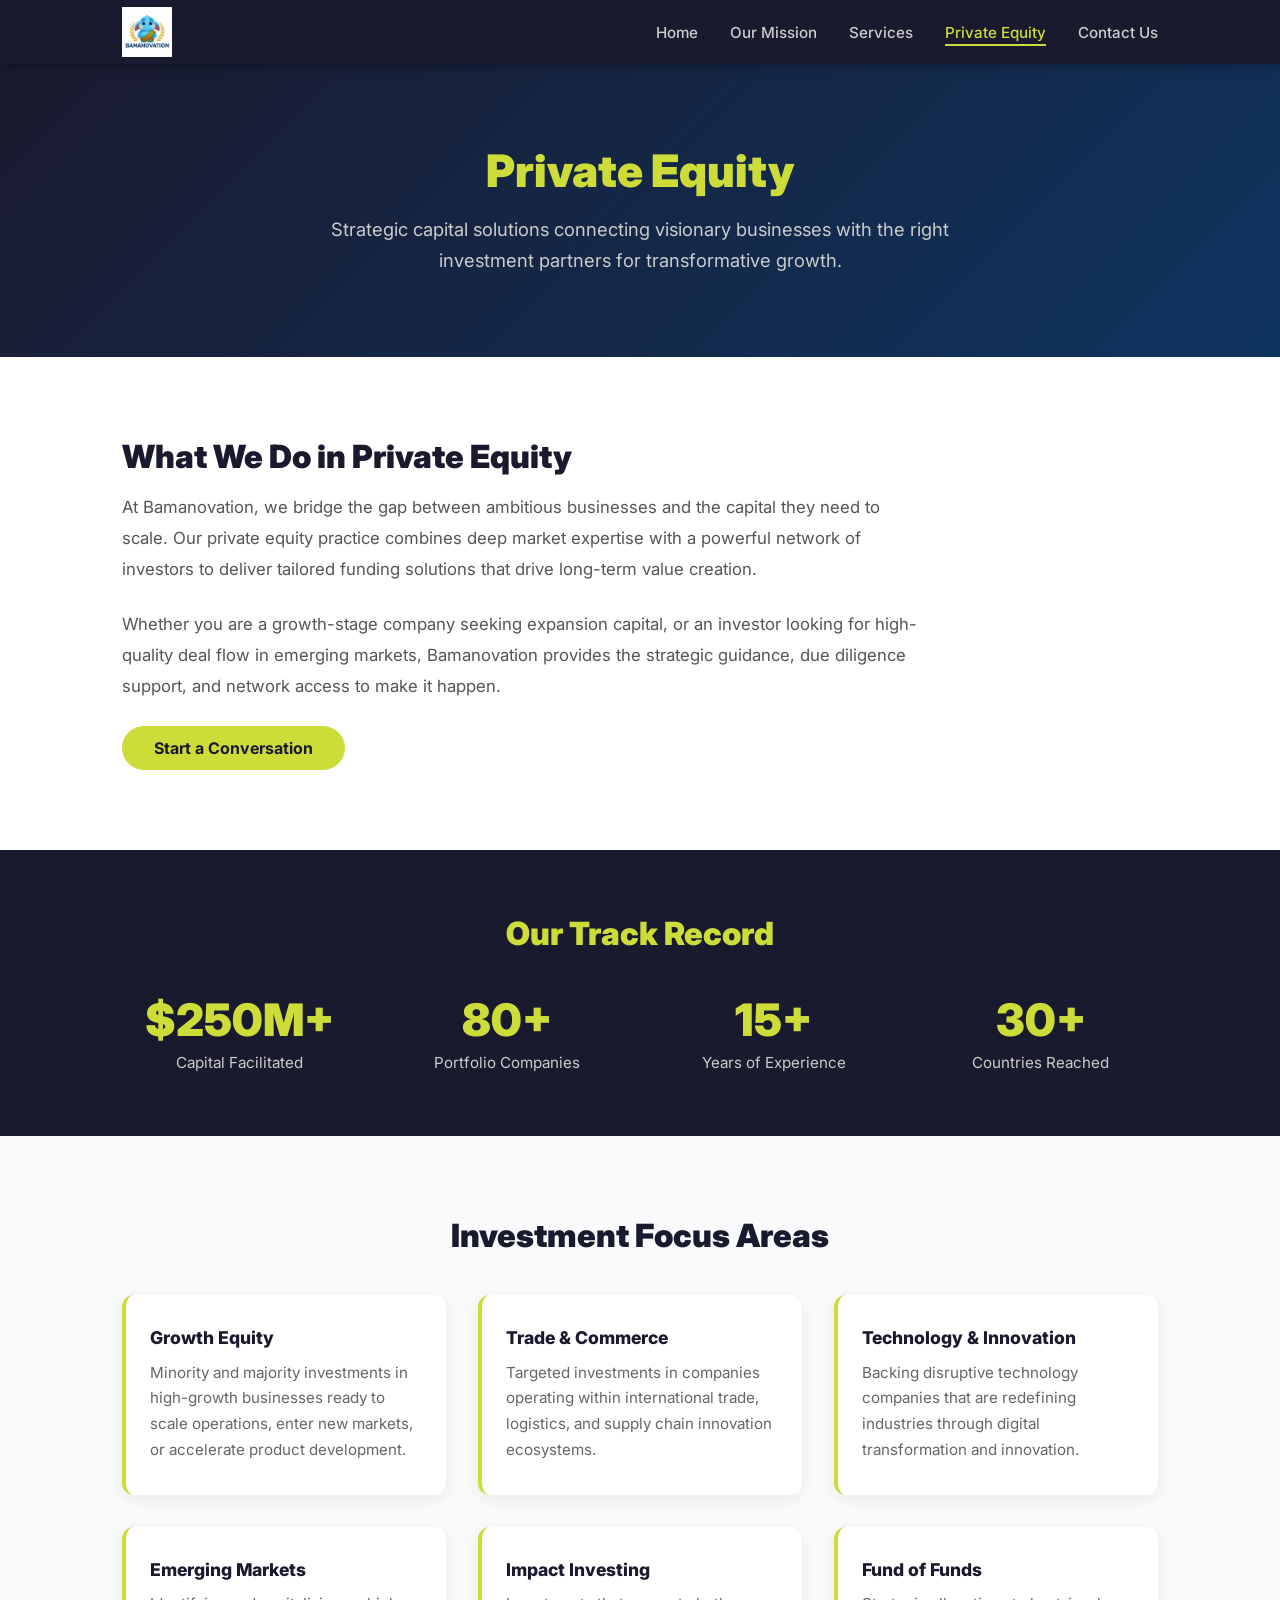
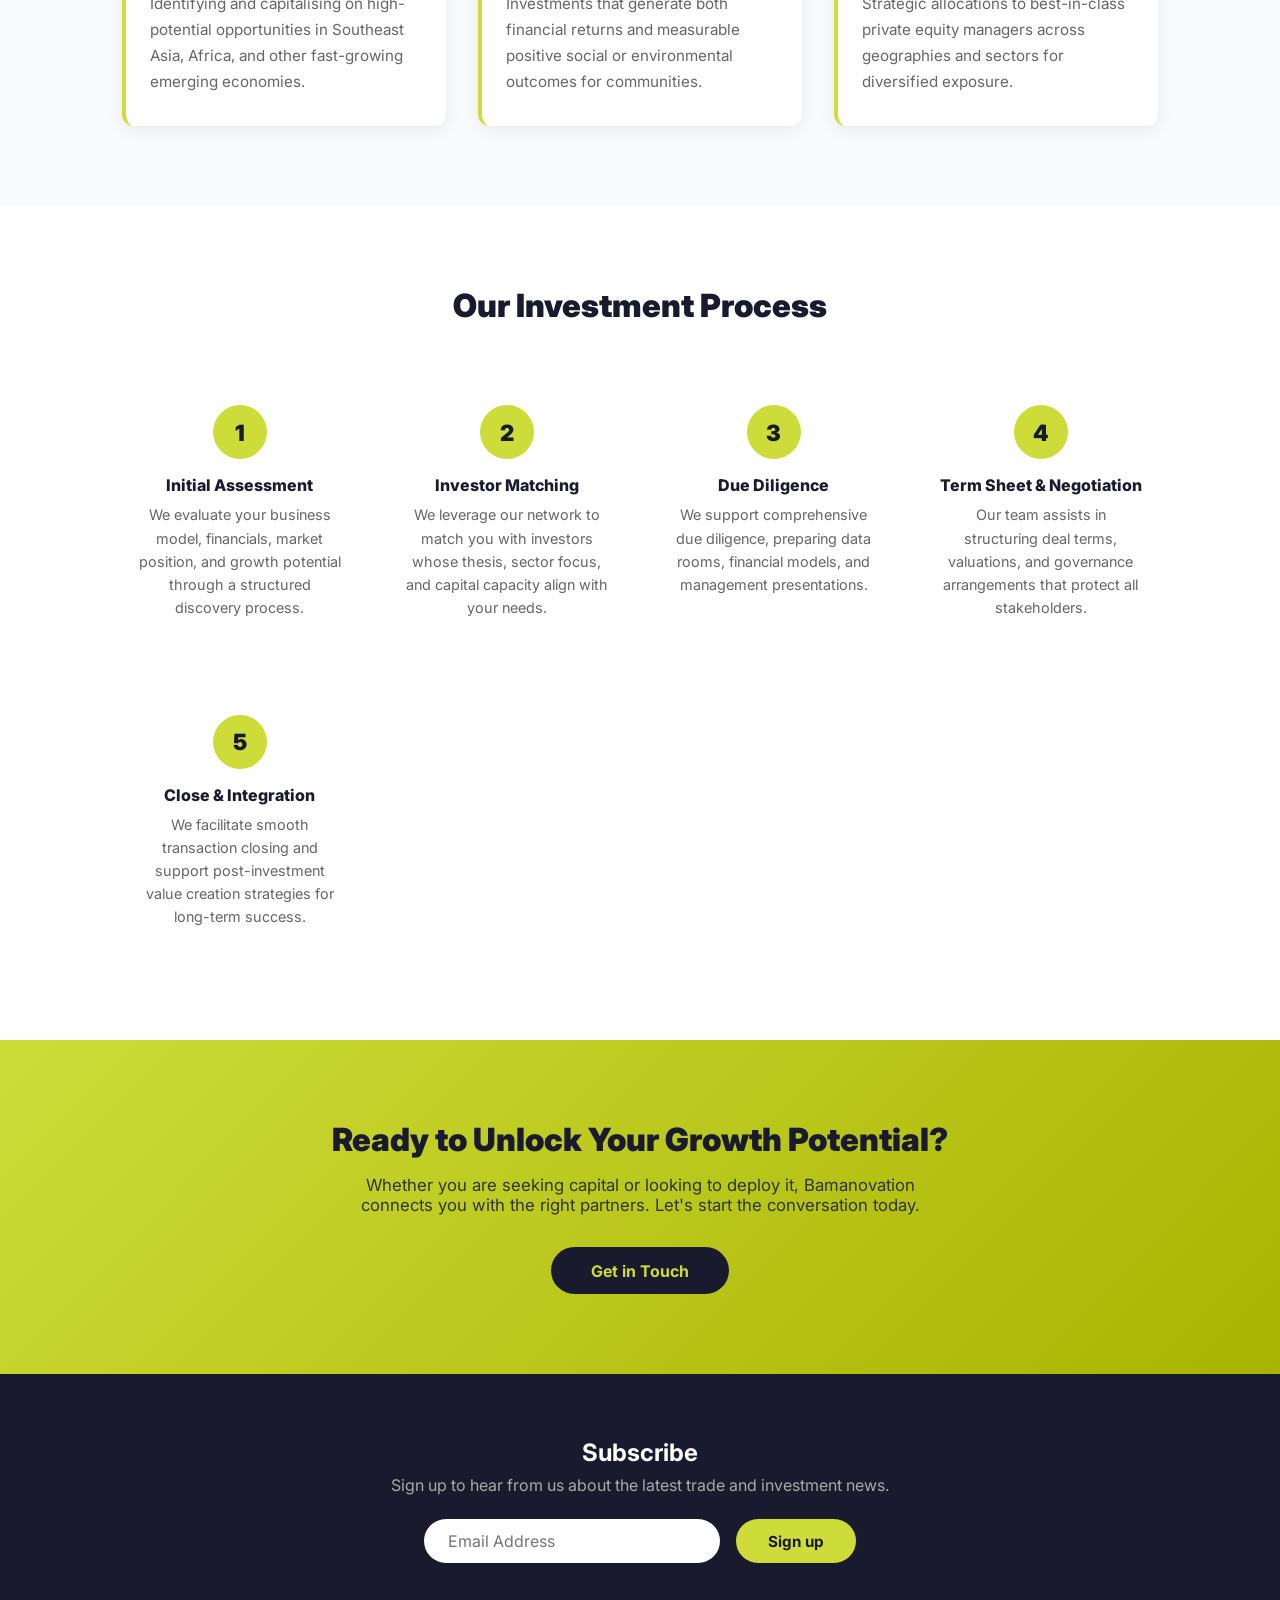
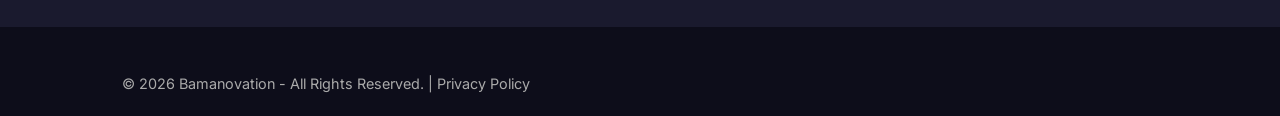
<file: private-equity.html>
<!DOCTYPE html>
<html lang="en">
<head>
  <meta charset="UTF-8">
  <meta name="viewport" content="width=device-width, initial-scale=1.0">
  <title>Private Equity - Bamanovation</title>
  <link rel="stylesheet" href="style.css">
</head>
<body>

  <nav class="navbar">
    <div class="nav-container">
      <a href="index.html" class="nav-logo"><img src="bamanovation-logo.png" alt="Bamanovation" style="height:50px;"></a>
      <ul class="nav-links">
        <li><a href="index.html">Home</a></li>
        <li><a href="index.html#mission">Our Mission</a></li>
        <li><a href="index.html#services">Services</a></li>
        <li><a href="private-equity.html" class="active">Private Equity</a></li>
        <li><a href="index.html#contact">Contact Us</a></li>
      </ul>
    </div>
  </nav>

  <section class="page-hero">
    <h1>Private Equity</h1>
    <p>Strategic capital solutions connecting visionary businesses with the right investment partners for transformative growth.</p>
  </section>

  <section class="pe-overview">
    <div class="container">
      <h2>What We Do in Private Equity</h2>
      <p>At Bamanovation, we bridge the gap between ambitious businesses and the capital they need to scale. Our private equity practice combines deep market expertise with a powerful network of investors to deliver tailored funding solutions that drive long-term value creation.</p>
      <p>Whether you are a growth-stage company seeking expansion capital, or an investor looking for high-quality deal flow in emerging markets, Bamanovation provides the strategic guidance, due diligence support, and network access to make it happen.</p>
      <a href="index.html#contact" class="btn-primary">Start a Conversation</a>
    </div>
  </section>

  <section class="pe-stats">
    <div class="container">
      <h2>Our Track Record</h2>
      <div class="stats-grid">
        <div class="stat-item">
          <div class="stat-number">$250M+</div>
          <div class="stat-label">Capital Facilitated</div>
        </div>
        <div class="stat-item">
          <div class="stat-number">80+</div>
          <div class="stat-label">Portfolio Companies</div>
        </div>
        <div class="stat-item">
          <div class="stat-number">15+</div>
          <div class="stat-label">Years of Experience</div>
        </div>
        <div class="stat-item">
          <div class="stat-number">30+</div>
          <div class="stat-label">Countries Reached</div>
        </div>
      </div>
    </div>
  </section>

  <section class="pe-focus">
    <div class="container">
      <h2>Investment Focus Areas</h2>
      <div class="focus-grid">
        <div class="focus-card">
          <h3>Growth Equity</h3>
          <p>Minority and majority investments in high-growth businesses ready to scale operations, enter new markets, or accelerate product development.</p>
        </div>
        <div class="focus-card">
          <h3>Trade &amp; Commerce</h3>
          <p>Targeted investments in companies operating within international trade, logistics, and supply chain innovation ecosystems.</p>
        </div>
        <div class="focus-card">
          <h3>Technology &amp; Innovation</h3>
          <p>Backing disruptive technology companies that are redefining industries through digital transformation and innovation.</p>
        </div>
        <div class="focus-card">
          <h3>Emerging Markets</h3>
          <p>Identifying and capitalising on high-potential opportunities in Southeast Asia, Africa, and other fast-growing emerging economies.</p>
        </div>
        <div class="focus-card">
          <h3>Impact Investing</h3>
          <p>Investments that generate both financial returns and measurable positive social or environmental outcomes for communities.</p>
        </div>
        <div class="focus-card">
          <h3>Fund of Funds</h3>
          <p>Strategic allocations to best-in-class private equity managers across geographies and sectors for diversified exposure.</p>
        </div>
      </div>
    </div>
  </section>

  <section class="pe-process">
    <div class="container">
      <h2>Our Investment Process</h2>
      <div class="process-steps">
        <div class="process-step">
          <div class="step-number">1</div>
          <h3>Initial Assessment</h3>
          <p>We evaluate your business model, financials, market position, and growth potential through a structured discovery process.</p>
        </div>
        <div class="process-step">
          <div class="step-number">2</div>
          <h3>Investor Matching</h3>
          <p>We leverage our network to match you with investors whose thesis, sector focus, and capital capacity align with your needs.</p>
        </div>
        <div class="process-step">
          <div class="step-number">3</div>
          <h3>Due Diligence</h3>
          <p>We support comprehensive due diligence, preparing data rooms, financial models, and management presentations.</p>
        </div>
        <div class="process-step">
          <div class="step-number">4</div>
          <h3>Term Sheet &amp; Negotiation</h3>
          <p>Our team assists in structuring deal terms, valuations, and governance arrangements that protect all stakeholders.</p>
        </div>
        <div class="process-step">
          <div class="step-number">5</div>
          <h3>Close &amp; Integration</h3>
          <p>We facilitate smooth transaction closing and support post-investment value creation strategies for long-term success.</p>
        </div>
      </div>
    </div>
  </section>

  <section class="pe-cta">
    <div class="container">
      <h2>Ready to Unlock Your Growth Potential?</h2>
      <p>Whether you are seeking capital or looking to deploy it, Bamanovation connects you with the right partners. Let's start the conversation today.</p>
      <a href="index.html#contact" class="btn-dark">Get in Touch</a>
    </div>
  </section>

  <section class="subscribe">
    <div class="container">
      <h3>Subscribe</h3>
      <p>Sign up to hear from us about the latest trade and investment news.</p>
      <form class="subscribe-form">
        <input type="email" placeholder="Email Address">
        <button type="submit" class="btn-primary">Sign up</button>
      </form>
    </div>
  </section>

  <footer class="footer">
    <div class="container">
      <p>&copy; 2026 Bamanovation - All Rights Reserved. | <a href="#">Privacy Policy</a></p>
    </div>
  </footer>

</body>
</html>
</file>
<file: style.css>
/* ============================
   BAMANOVATION STYLES
   ============================ */

@import url('https://fonts.googleapis.com/css2?family=Inter:wght@400;500;600;700;800;900&display=swap');

* { margin: 0; padding: 0; box-sizing: border-box; }

html { scroll-behavior: smooth; }

body {
    font-family: 'Inter', 'Segoe UI', Arial, sans-serif;
    color: #222;
    background: #fff;
}

a { text-decoration: none; color: inherit; }
ul { list-style: none; }

.container {
    max-width: 1100px;
    margin: 0 auto;
    padding: 0 2rem;
}

/* ===== BUTTONS ===== */
.btn-primary {
    display: inline-block;
    background: #cddc39;
    color: #1a1a2e;
    font-weight: 700;
    padding: 0.75rem 2rem;
    border-radius: 30px;
    border: none;
    cursor: pointer;
    transition: background 0.2s, transform 0.15s, box-shadow 0.2s;
    font-family: inherit;
}
.btn-primary:hover {
    background: #b5c700;
    transform: translateY(-2px);
    box-shadow: 0 6px 20px rgba(205,220,57,0.4);
}

.btn-outline {
    display: inline-block;
    border: 2px solid #cddc39;
    color: #1a1a2e;
    font-weight: 700;
    padding: 0.7rem 1.8rem;
    border-radius: 30px;
    cursor: pointer;
    transition: background 0.2s, transform 0.15s;
}
.btn-outline:hover {
    background: #cddc39;
    transform: translateY(-2px);
}

/* ===== NAVBAR ===== */
.navbar {
    background: #1a1a2e;
    position: sticky;
    top: 0;
    z-index: 100;
    box-shadow: 0 2px 12px rgba(0,0,0,0.3);
    transition: background 0.3s;
}
.navbar.scrolled {
    background: rgba(26,26,46,0.97);
    backdrop-filter: blur(8px);
}
.nav-container {
    max-width: 1100px;
    margin: 0 auto;
    padding: 0 2rem;
    display: flex;
    justify-content: space-between;
    align-items: center;
    height: 64px;
}
.nav-logo {
    color: #cddc39;
    font-size: 1.3rem;
    font-weight: 900;
    letter-spacing: 2px;
    display: flex;
    align-items: center;
}
.nav-links {
    display: flex;
    gap: 2rem;
}
.nav-links a {
    color: #ccc;
    font-size: 0.95rem;
    font-weight: 500;
    position: relative;
    padding-bottom: 4px;
    transition: color 0.2s;
}
.nav-links a::after {
    content: '';
    position: absolute;
    bottom: 0; left: 0;
    width: 0; height: 2px;
    background: #cddc39;
    transition: width 0.25s ease;
}
.nav-links a:hover,
.nav-links a.active { color: #cddc39; }
.nav-links a:hover::after,
.nav-links a.active::after { width: 100%; }

/* Hamburger */
.nav-toggle {
    display: none;
    flex-direction: column;
    gap: 5px;
    cursor: pointer;
    padding: 6px;
    background: none;
    border: none;
}
.nav-toggle span {
    display: block;
    width: 24px;
    height: 2px;
    background: #cddc39;
    border-radius: 2px;
    transition: transform 0.3s, opacity 0.3s;
}
.nav-toggle.open span:nth-child(1) { transform: translateY(7px) rotate(45deg); }
.nav-toggle.open span:nth-child(2) { opacity: 0; }
.nav-toggle.open span:nth-child(3) { transform: translateY(-7px) rotate(-45deg); }

/* ===== HERO ===== */
.hero {
    position: relative;
    min-height: 90vh;
    background: linear-gradient(135deg,#1a1a2e,#0f3460);
    display: flex;
    align-items: center;
    justify-content: center;
    text-align: center;
    overflow: hidden;
}
.hero::before {
    content: '';
    position: absolute;
    inset: 0;
    background: url('https://images.unsplash.com/photo-1522202176988-66273c2fd55f?w=1400') center/cover;
    opacity: .18;
}
.hero-content {
    position: relative;
    z-index: 1;
    max-width: 780px;
    padding: 2rem;
}
.hero-content h1 {
    font-size: 3.2rem;
    font-weight: 900;
    color: #cddc39;
    line-height: 1.15;
    margin-bottom: 1.2rem;
    letter-spacing: -0.5px;
}
.hero-content p {
    color: #e0e0e0;
    font-size: 1.2rem;
    margin-bottom: 2.2rem;
    max-width: 560px;
    margin-left: auto;
    margin-right: auto;
}
.hero-btns {
    display: flex;
    gap: 1rem;
    justify-content: center;
    flex-wrap: wrap;
}
.hero-content .btn-primary {
    font-size: 1rem;
    letter-spacing: 0.05em;
    text-transform: uppercase;
    box-shadow: 0 4px 20px rgba(205,220,57,0.4);
}
.hero-content .btn-primary:hover {
    transform: translateY(-2px);
    box-shadow: 0 8px 28px rgba(205,220,57,0.55);
}
.hero-content .btn-outline {
    border-color: #fff;
    color: #fff;
    font-size: 1rem;
    letter-spacing: 0.05em;
}
.hero-content .btn-outline:hover {
    background: rgba(255,255,255,0.1);
    border-color: #cddc39;
    color: #cddc39;
}

/* ===== MARQUEE ===== */
.marquee-banner {
    background: #cddc39;
    padding: .7rem 0;
    overflow: hidden;
    white-space: nowrap;
}
.marquee-track {
    display: inline-block;
    animation: marquee 22s linear infinite;
}
.marquee-track span {
    font-weight: 700;
    color: #1a1a2e;
    font-size: .95rem;
}
@keyframes marquee {
    0% { transform: translateX(0); }
    100% { transform: translateX(-50%); }
}

/* ===== STATS BAR ===== */
.stats-bar {
    background: #fff;
    border-bottom: 1px solid #eee;
    padding: 1.5rem 2rem;
}
.stats-bar-inner {
    max-width: 1100px;
    margin: 0 auto;
    display: flex;
    align-items: center;
    justify-content: center;
    flex-wrap: wrap;
}
.stat-pill {
    display: flex;
    flex-direction: column;
    align-items: center;
    padding: 0 2rem;
    text-align: center;
}
.stat-pill-num {
    font-size: 2rem;
    font-weight: 900;
    color: #1a1a2e;
    line-height: 1;
}
.stat-pill-label {
    font-size: 0.82rem;
    color: #888;
    margin-top: 0.3rem;
    text-transform: uppercase;
    letter-spacing: 0.06em;
    font-weight: 600;
}
.stat-divider {
    width: 1px;
    height: 40px;
    background: #e0e0e0;
}

/* ===== SECTION ACCENT ===== */
.section-accent {
    width: 60px;
    height: 5px;
    background: #cddc39;
    border-radius: 3px;
    margin-bottom: 1.2rem;
}

/* ===== MISSION ===== */
.mission {
    padding: 6rem 0;
    background: #f9fafb;
}
.mission-grid {
    display: grid;
    grid-template-columns: 1fr 1fr;
    gap: 4rem;
    align-items: center;
}
.mission-image img {
    width: 100%;
    border-radius: 12px;
    box-shadow: 0 8px 30px rgba(0,0,0,.12);
    object-fit: cover;
    height: 380px;
    transition: transform 0.5s ease;
}
.mission-image img:hover { transform: scale(1.02); }
.mission-text h2 {
    font-size: 2.4rem;
    font-weight: 900;
    margin-bottom: 1.2rem;
    color: #1a1a2e;
    line-height: 1.2;
}
.mission-text p {
    font-size: 1.05rem;
    color: #555;
    line-height: 1.85;
    margin-bottom: 2rem;
}
.btn-group { display: flex; gap: 1rem; flex-wrap: wrap; }

/* ===== SERVICES ===== */
.services {
    padding: 6rem 0;
    background: #fff;
    text-align: center;
}
.services h2 {
    font-size: 2.4rem;
    font-weight: 900;
    color: #1a1a2e;
    margin-bottom: .5rem;
}
.section-sub {
    color: #777;
    margin-bottom: 3rem;
    font-size: 1.05rem;
    max-width: 600px;
    margin-left: auto;
    margin-right: auto;
}
.services-grid {
    display: grid;
    grid-template-columns: repeat(auto-fit, minmax(220px, 1fr));
    gap: 2rem;
    align-items: stretch;
}
.service-card {
    background: #f4f6ff;
    border-radius: 14px;
    padding: 2.5rem 1.5rem;
    text-align: center;
    transition: transform .2s, box-shadow .2s;
    border: 2px solid transparent;
    display: flex;
    flex-direction: column;
}
.service-card:hover {
    transform: translateY(-6px);
    box-shadow: 0 12px 32px rgba(0,0,0,.1);
    border-color: #cddc39;
}
.service-icon {
    font-size: 2.5rem;
        margin-bottom: 1rem;
}
.service-card h3 {
    font-size: 1.1rem;
    font-weight: 800;
    color: #1a1a2e;
    margin-bottom: .8rem;
}
.service-card p {
    color: #666;
    font-size: .95rem;
    line-height: 1.7;
    flex: 1;
}

/* ===== PORTFOLIO PREVIEW ===== */
.portfolio-preview {
    padding: 6rem 0;
    background: #f4f6ff;
    text-align: center;
}
.portfolio-preview h2 {
    font-size: 2.4rem;
    font-weight: 900;
    color: #1a1a2e;
    margin-bottom: 0.5rem;
}
.portfolio-grid {
    display: grid;
    grid-template-columns: repeat(auto-fit, minmax(320px, 1fr));
    gap: 2rem;
    margin-top: 3rem;
    text-align: left;
}
.portfolio-card {
    background: #fff;
    border-radius: 16px;
    overflow: hidden;
    box-shadow: 0 6px 24px rgba(0,0,0,0.08);
    border: 2px solid transparent;
    transition: transform 0.2s, border-color 0.2s;
}
.portfolio-card:hover {
    transform: translateY(-6px);
    border-color: #cddc39;
}
.portfolio-logo-wrap {
    background: #111;
    padding: 2rem;
    display: flex;
    align-items: center;
    justify-content: center;
    min-height: 120px;
}
.portfolio-logo {
    max-height: 70px;
    max-width: 200px;
    object-fit: contain;
}
.portfolio-logo-fallback {
    color: #cddc39;
    font-size: 1.8rem;
    font-weight: 900;
    letter-spacing: 3px;
}
.portfolio-card-body { padding: 1.8rem; }
.portfolio-tag {
    display: inline-block;
    background: #cddc39;
    color: #1a1a2e;
    font-size: 0.75rem;
    font-weight: 800;
    padding: 0.25rem 0.75rem;
    border-radius: 20px;
    text-transform: uppercase;
    letter-spacing: 0.06em;
    margin-bottom: 0.8rem;
}
.portfolio-card-body h3 {
    font-size: 1.4rem;
    font-weight: 900;
    color: #1a1a2e;
    margin-bottom: 0.8rem;
}
.portfolio-card-body p {
    color: #555;
    font-size: 0.95rem;
    line-height: 1.7;
    margin-bottom: 1.2rem;
}
.portfolio-btn { font-size: 0.9rem; padding: 0.6rem 1.4rem; }

/* ===== TESTIMONIALS ===== */
.testimonials {
    background: #1a1a2e;
    padding: 5rem 0;
    text-align: center;
}
.testimonial-label {
    color: #cddc39;
    font-size: 0.85rem;
    font-weight: 700;
    letter-spacing: 0.12em;
    text-transform: uppercase;
    margin-bottom: 0.8rem;
}
.testimonials h2 {
    color: #fff;
    font-size: 2rem;
    font-weight: 900;
    margin-bottom: 3rem;
}
.testimonials-grid {
    display: grid;
    grid-template-columns: repeat(auto-fit, minmax(280px, 1fr));
    gap: 2rem;
}
.testimonial-card {
    background: rgba(255,255,255,0.07);
    border-radius: 14px;
    padding: 2rem 1.5rem;
    text-align: left;
    border: 1px solid rgba(205,220,57,0.2);
    transition: transform 0.2s, border-color 0.2s;
}
.testimonial-card:hover {
    transform: translateY(-4px);
    border-color: rgba(205,220,57,0.5);
}
.testimonial-text {
    color: #ddd;
    font-size: 0.97rem;
    line-height: 1.75;
    margin-bottom: 1.2rem;
}
.testimonial-author {
    color: #cddc39;
    font-weight: 700;
    font-size: 0.9rem;
}

/* ===== CONTACT ===== */
.contact {
    padding: 6rem 0;
    background: #f9fafb;
}
.contact-grid {
    display: grid;
    grid-template-columns: 1fr 1fr;
    gap: 4rem;
    align-items: start;
}
.contact-info h2 {
    font-size: 2rem;
    font-weight: 900;
    color: #1a1a2e;
    margin-bottom: 1rem;
}
.contact-info p { color: #555; line-height: 1.8; margin-bottom: .5rem; }
.contact-details { margin-top: 1.5rem; }
.contact-form h3 {
    font-size: 1.3rem;
    font-weight: 800;
    color: #1a1a2e;
    margin-bottom: 1.5rem;
}
.contact-form form {
    display: flex;
    flex-direction: column;
    gap: 1rem;
}
.contact-form input,
.contact-form textarea {
    padding: .85rem 1rem;
    border: 1.5px solid #ddd;
    border-radius: 8px;
    font-size: 1rem;
    font-family: inherit;
    transition: border-color 0.2s;
}
.contact-form input:focus,
.contact-form textarea:focus {
    outline: none;
    border-color: #cddc39;
    box-shadow: 0 0 0 3px rgba(205,220,57,0.15);
}
.contact-form form button[type=submit] {
    background: #cddc39;
    color: #1a1a2e;
    font-weight: 700;
    font-size: 1rem;
    padding: 0.85rem;
    border: none;
    border-radius: 8px;
    cursor: pointer;
    transition: background 0.2s, transform 0.15s;
    letter-spacing: 0.04em;
    width: 100%;
    font-family: inherit;
}
.contact-form form button[type=submit]:hover {
    background: #b5c700;
    transform: translateY(-1px);
}

/* ===== SUBSCRIBE ===== */
.subscribe {
    padding: 4rem 0;
    background: #1a1a2e;
    text-align: center;
    color: #fff;
}
.subscribe h3 { font-size: 1.5rem; margin-bottom: .5rem; }
.subscribe p { color: #aaa; margin-bottom: 1.5rem; }
.subscribe-form {
    display: flex;
    justify-content: center;
    gap: 1rem;
    flex-wrap: wrap;
}
.subscribe-form input {
    padding: .75rem 1.5rem;
    border-radius: 30px;
    border: none;
    font-size: 1rem;
    min-width: 280px;
    font-family: inherit;
}
.subscribe-form button {
    background: #cddc39;
    color: #1a1a2e;
    font-weight: 700;
    border: none;
    padding: 0.75rem 2rem;
    border-radius: 30px;
    cursor: pointer;
    font-size: 0.95rem;
    transition: background 0.2s, transform 0.15s;
    font-family: inherit;
}
.subscribe-form button:hover {
    background: #b5c700;
    transform: translateY(-1px);
}

/* ===== FOOTER ===== */
.footer {
    background: #0d0d1a;
    color: #aaa;
    padding: 3rem 0 1.5rem;
    font-size: .9rem;
}
.footer-inner {
    display: grid;
    grid-template-columns: 1.5fr 1fr 1fr;
    gap: 3rem;
    margin-bottom: 2.5rem;
}
.footer-brand p {
    color: #888;
    font-size: 0.9rem;
    line-height: 1.7;
    margin-top: 0.8rem;
    max-width: 280px;
}
.footer-brand .footer-logo {
    color: #cddc39;
    font-size: 1.2rem;
    font-weight: 900;
    letter-spacing: 2px;
}
.footer-col h4 {
    color: #fff;
    font-size: 0.85rem;
    font-weight: 700;
    text-transform: uppercase;
    letter-spacing: 0.1em;
    margin-bottom: 1rem;
}
.footer-col ul { display: flex; flex-direction: column; gap: 0.5rem; }
.footer-col ul li a {
    color: #888;
    font-size: 0.9rem;
    transition: color 0.2s;
}
.footer-col ul li a:hover { color: #cddc39; }
.footer-bottom {
    border-top: 1px solid #222;
    padding-top: 1.5rem;
    display: flex;
    justify-content: space-between;
    align-items: center;
    flex-wrap: wrap;
    gap: 1rem;
}
.footer-bottom a { color: #cddc39; }
.footer-social {
    display: flex;
    gap: 1rem;
}
.footer-social a {
    color: #888;
    font-size: 0.9rem;
    transition: color 0.2s;
}
.footer-social a:hover { color: #cddc39; }

/* ===== PAGE HERO ===== */
.page-hero {
    background: linear-gradient(135deg,#1a1a2e,#0f3460);
    color: #fff;
    padding: 5rem 2rem;
    text-align: center;
}
.page-hero h1 {
    font-size: 2.8rem;
    font-weight: 900;
    color: #cddc39;
    margin-bottom: 1rem;
}
.page-hero p {
    font-size: 1.15rem;
    color: #ccc;
    max-width: 650px;
    margin: 0 auto;
    line-height: 1.7;
}

/* ===== PRIVATE EQUITY PAGE ===== */
.pe-overview { padding: 5rem 0; background: #fff; }
.pe-overview h2 {
    font-size: 2rem;
    font-weight: 900;
    color: #1a1a2e;
    margin-bottom: 1rem;
}
.pe-overview p {
    color: #555;
    font-size: 1.05rem;
    line-height: 1.85;
    margin-bottom: 1.5rem;
    max-width: 800px;
}
.pe-stats {
    background: #1a1a2e;
    color: #fff;
    padding: 4rem 0;
    text-align: center;
}
.pe-stats h2 {
    font-size: 2rem;
    font-weight: 900;
    margin-bottom: 2.5rem;
    color: #cddc39;
}
.stats-grid {
    display: grid;
    grid-template-columns: repeat(auto-fit, minmax(180px, 1fr));
    gap: 2rem;
}
.stat-item .stat-number {
    font-size: 2.8rem;
    font-weight: 900;
    color: #cddc39;
}
.stat-item .stat-label {
    font-size: .95rem;
    color: #ccc;
    margin-top: .4rem;
}
.pe-focus { padding: 5rem 0; background: #f9fafb; }
.pe-focus h2 {
    font-size: 2rem;
    font-weight: 900;
    text-align: center;
    color: #1a1a2e;
    margin-bottom: 2.5rem;
}
.focus-grid {
    display: grid;
    grid-template-columns: repeat(auto-fit, minmax(240px, 1fr));
    gap: 2rem;
}
.focus-card {
    background: #fff;
    border-radius: 12px;
    padding: 2rem 1.5rem;
    box-shadow: 0 4px 18px rgba(0,0,0,.07);
    border-left: 4px solid #cddc39;
    transition: transform .2s;
}
.focus-card:hover { transform: translateY(-4px); }
.focus-card h3 {
    font-size: 1.1rem;
    font-weight: 800;
    color: #1a1a2e;
    margin-bottom: .7rem;
}
.focus-card p { color: #666; font-size: .95rem; line-height: 1.7; }
.pe-process { padding: 5rem 0; background: #fff; }
.pe-process h2 {
    font-size: 2rem;
    font-weight: 900;
    text-align: center;
    color: #1a1a2e;
    margin-bottom: 3rem;
}
.process-steps {
    display: grid;
    grid-template-columns: repeat(auto-fit, minmax(200px, 1fr));
    gap: 2rem;
}
.process-step { text-align: center; padding: 2rem 1rem; }
.step-number {
    width: 54px;
    height: 54px;
    background: #cddc39;
    color: #1a1a2e;
    font-size: 1.4rem;
    font-weight: 900;
    border-radius: 50%;
    display: flex;
    align-items: center;
    justify-content: center;
    margin: 0 auto 1rem;
}
.process-step h3 {
    font-size: 1rem;
    font-weight: 800;
    color: #1a1a2e;
    margin-bottom: .5rem;
}
.process-step p { color: #666; font-size: .9rem; line-height: 1.6; }
.pe-cta {
    padding: 5rem 0;
    background: linear-gradient(135deg,#cddc39,#a8b400);
    text-align: center;
}
.pe-cta h2 {
    font-size: 2rem;
    font-weight: 900;
    color: #1a1a2e;
    margin-bottom: 1rem;
}
.pe-cta p {
    color: #333;
    font-size: 1.05rem;
    margin-bottom: 2rem;
    max-width: 600px;
    margin-left: auto;
    margin-right: auto;
}
.pe-cta .btn-dark {
    display: inline-block;
    background: #1a1a2e;
    color: #cddc39;
    font-weight: 700;
    padding: .85rem 2.5rem;
    border-radius: 30px;
    font-size: 1rem;
    transition: background 0.2s, transform 0.15s;
}
.pe-cta .btn-dark:hover {
    background: #0f3460;
    transform: translateY(-2px);
}

/* ===== PORTFOLIO FULL PAGE ===== */
.portfolio-full { padding: 5rem 0; background: #fff; }
.portfolio-company-card {
    background: #f9fafb;
    border-radius: 16px;
    overflow: hidden;
    box-shadow: 0 8px 30px rgba(0,0,0,0.08);
    margin-bottom: 3rem;
    border: 1px solid #e8eaf6;
}
.portfolio-company-header {
    display: flex;
    align-items: center;
    gap: 2.5rem;
    padding: 2.5rem;
    background: #1a1a2e;
    flex-wrap: wrap;
}
.portfolio-company-logo-wrap {
    background: rgba(255,255,255,0.05);
    border-radius: 12px;
    padding: 1.5rem 2rem;
    display: flex;
    align-items: center;
    justify-content: center;
    min-width: 160px;
    min-height: 90px;
}
.portfolio-company-logo {
    max-height: 60px;
    max-width: 180px;
    object-fit: contain;
}
.portfolio-company-logo-text {
    color: #cddc39;
    font-size: 1.6rem;
    font-weight: 900;
    letter-spacing: 3px;
}
.portfolio-company-meta { flex: 1; }
.portfolio-company-meta h2 {
    color: #fff;
    font-size: 2rem;
    font-weight: 900;
    margin-bottom: 0.3rem;
}
.portfolio-url {
    color: #cddc39;
    font-size: 0.95rem;
    font-weight: 600;
}
.portfolio-url:hover { text-decoration: underline; }
.portfolio-company-body {
    display: grid;
    grid-template-columns: 1fr 1fr;
    gap: 3rem;
    padding: 2.5rem;
}
.portfolio-company-desc h3,
.portfolio-company-highlights h3 {
    font-size: 1.1rem;
    font-weight: 800;
    color: #1a1a2e;
    margin-bottom: 1rem;
    text-transform: uppercase;
    letter-spacing: 0.06em;
}
.portfolio-company-desc p {
    color: #555;
    font-size: 0.97rem;
    line-height: 1.8;
    margin-bottom: 1rem;
}
.portfolio-highlights-list { list-style: none; padding: 0; }
.portfolio-highlights-list li {
    color: #444;
    font-size: 0.95rem;
    padding: 0.5rem 0;
    border-bottom: 1px solid #eee;
    line-height: 1.5;
}
.portfolio-highlights-list li:last-child { border-bottom: none; }
.portfolio-company-images {
    display: grid;
    grid-template-columns: repeat(3, 1fr);
}
.portfolio-img {
    width: 100%;
    height: 220px;
    object-fit: cover;
    display: block;
    transition: opacity 0.2s;
}
.portfolio-img:hover { opacity: 0.85; }
.portfolio-more { margin-top: 4rem; }
.portfolio-more-inner {
    background: linear-gradient(135deg, #1a1a2e, #0f3460);
    border-radius: 16px;
    padding: 3.5rem;
    text-align: center;
}
.portfolio-more-inner h3 {
    color: #cddc39;
    font-size: 1.6rem;
    font-weight: 900;
    margin-bottom: 1rem;
}
.portfolio-more-inner p {
    color: #ccc;
    font-size: 1rem;
    line-height: 1.7;
    max-width: 580px;
    margin: 0 auto 2rem;
}

/* ===== BACK TO TOP ===== */
#back-to-top {
    position: fixed;
    bottom: 2rem;
    right: 2rem;
    width: 44px;
    height: 44px;
    background: #cddc39;
    color: #1a1a2e;
    border: none;
    border-radius: 50%;
    font-size: 1.2rem;
    cursor: pointer;
    opacity: 0;
    pointer-events: none;
    transition: opacity 0.3s, transform 0.2s;
    z-index: 99;
    display: flex;
    align-items: center;
    justify-content: center;
    box-shadow: 0 4px 14px rgba(0,0,0,0.2);
}
#back-to-top.visible {
    opacity: 1;
    pointer-events: auto;
}
#back-to-top:hover { transform: translateY(-3px); }

/* ===== RESPONSIVE ===== */
@media (max-width: 768px) {
    .nav-toggle { display: flex; }
    .nav-links {
          display: none;
          position: absolute;
          top: 64px;
          left: 0;
          right: 0;
          background: #1a1a2e;
          flex-direction: column;
          gap: 0;
          padding: 0.5rem 0;
          box-shadow: 0 8px 24px rgba(0,0,0,0.3);
    }
    .nav-links.open { display: flex; }
    .nav-links li a {
          display: block;
          padding: 0.85rem 2rem;
          border-bottom: 1px solid rgba(255,255,255,0.05);
    }
    .hero-content h1 { font-size: 2.1rem; }
    .hero-btns { flex-direction: column; align-items: center; }
    .mission-grid,
    .contact-grid { grid-template-columns: 1fr; gap: 2rem; }
    .page-hero h1 { font-size: 2rem; }
    .stat-pill { padding: 0 1rem; }
    .stat-pill-num { font-size: 1.6rem; }
    .stat-divider { display: none; }
    .stat-pill { width: 45%; margin-bottom: 1rem; }
    .footer-inner { grid-template-columns: 1fr; gap: 2rem; }
    .footer-bottom { flex-direction: column; text-align: center; }
    .portfolio-company-body { grid-template-columns: 1fr; gap: 2rem; }
    .portfolio-company-images { grid-template-columns: 1fr; }
    .portfolio-img { height: 200px; }
    .portfolio-company-header { flex-direction: column; align-items: flex-start; }
}

/* ===== ACCORDION PORTFOLIO CARDS ===== */
.accordion-toggle {
  cursor: pointer;
  position: relative;
  user-select: none;
}
.accordion-toggle:hover {
  background: #16213e;
}
.accordion-arrow {
  font-size: 1.8rem;
  color: #cddc39;
  margin-left: auto;
  transition: transform 0.3s ease;
  line-height: 1;
}
.accordion-arrow.rotated {
  transform: rotate(180deg);
}
.accordion-body {
  max-height: 0;
  overflow: hidden;
  transition: max-height 0.5s ease;
}
.accordion-body.open {
  max-height: 2000px;
}
</file>
